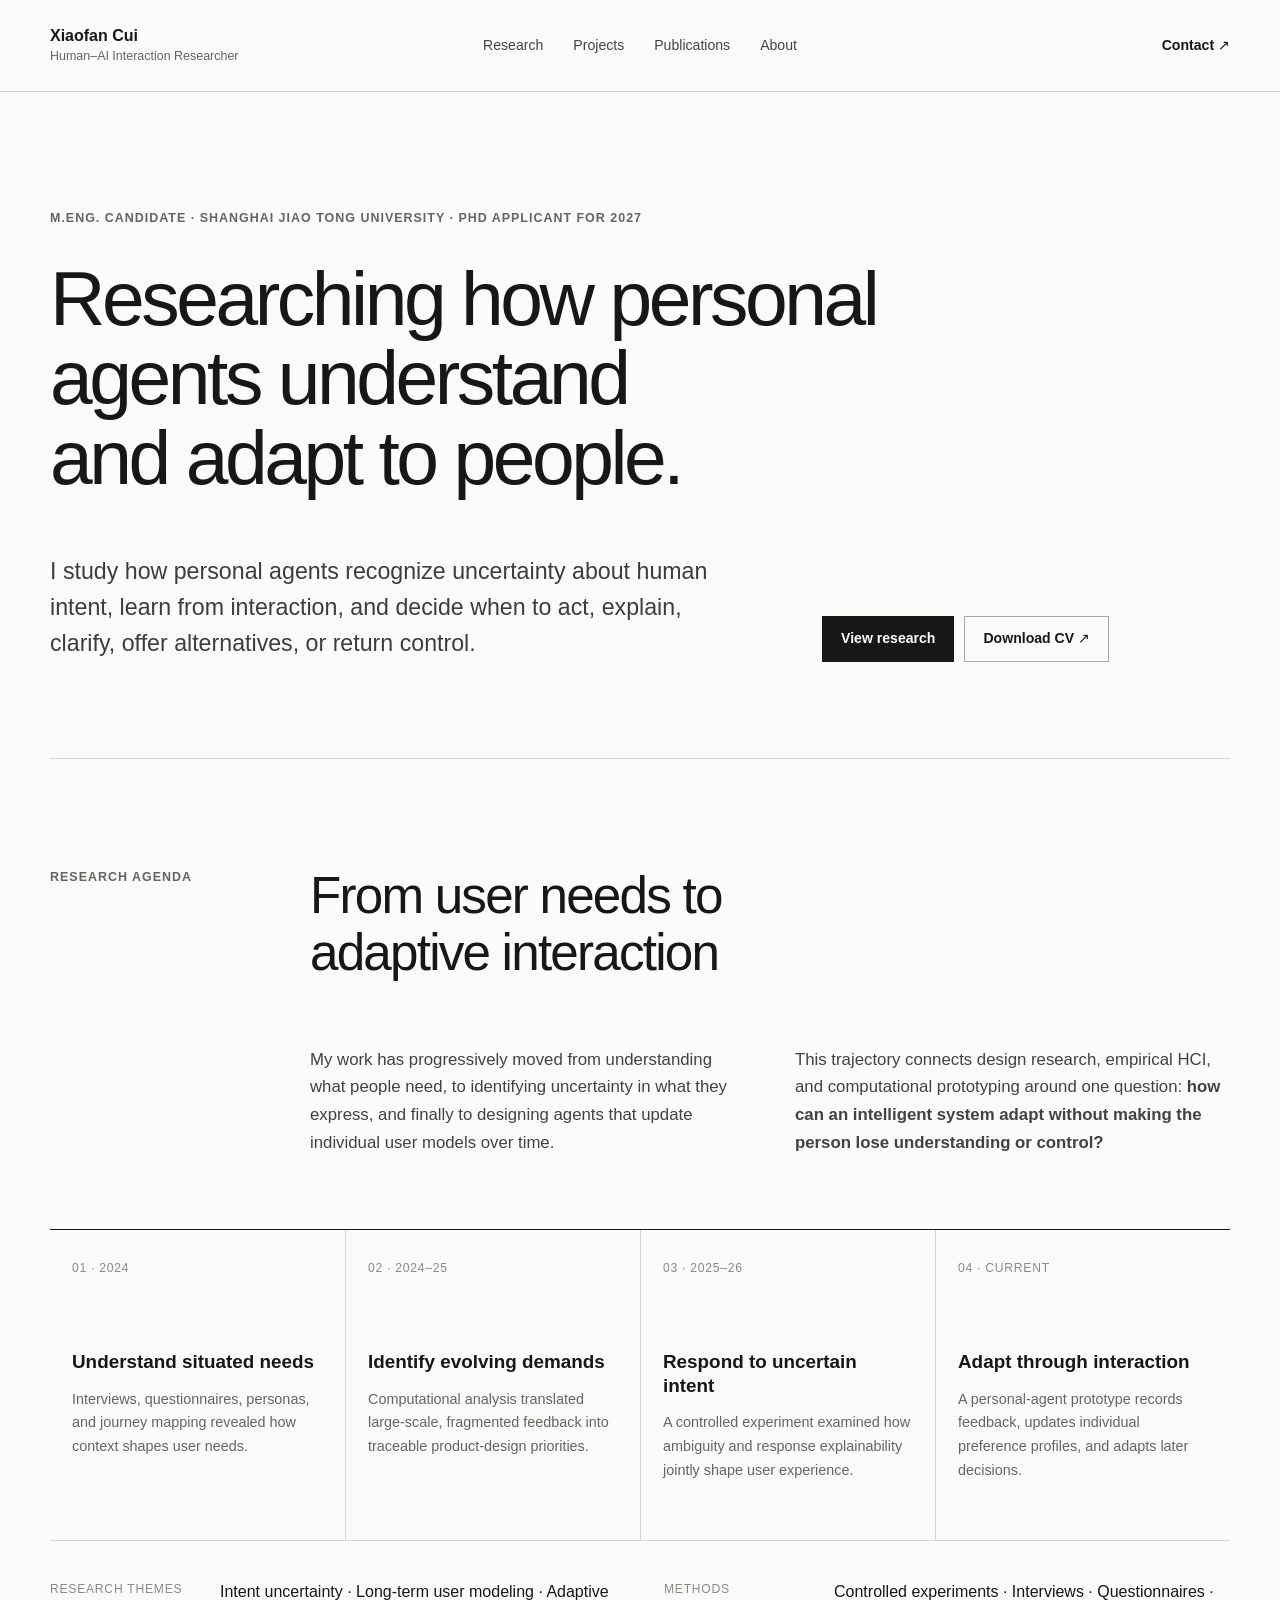
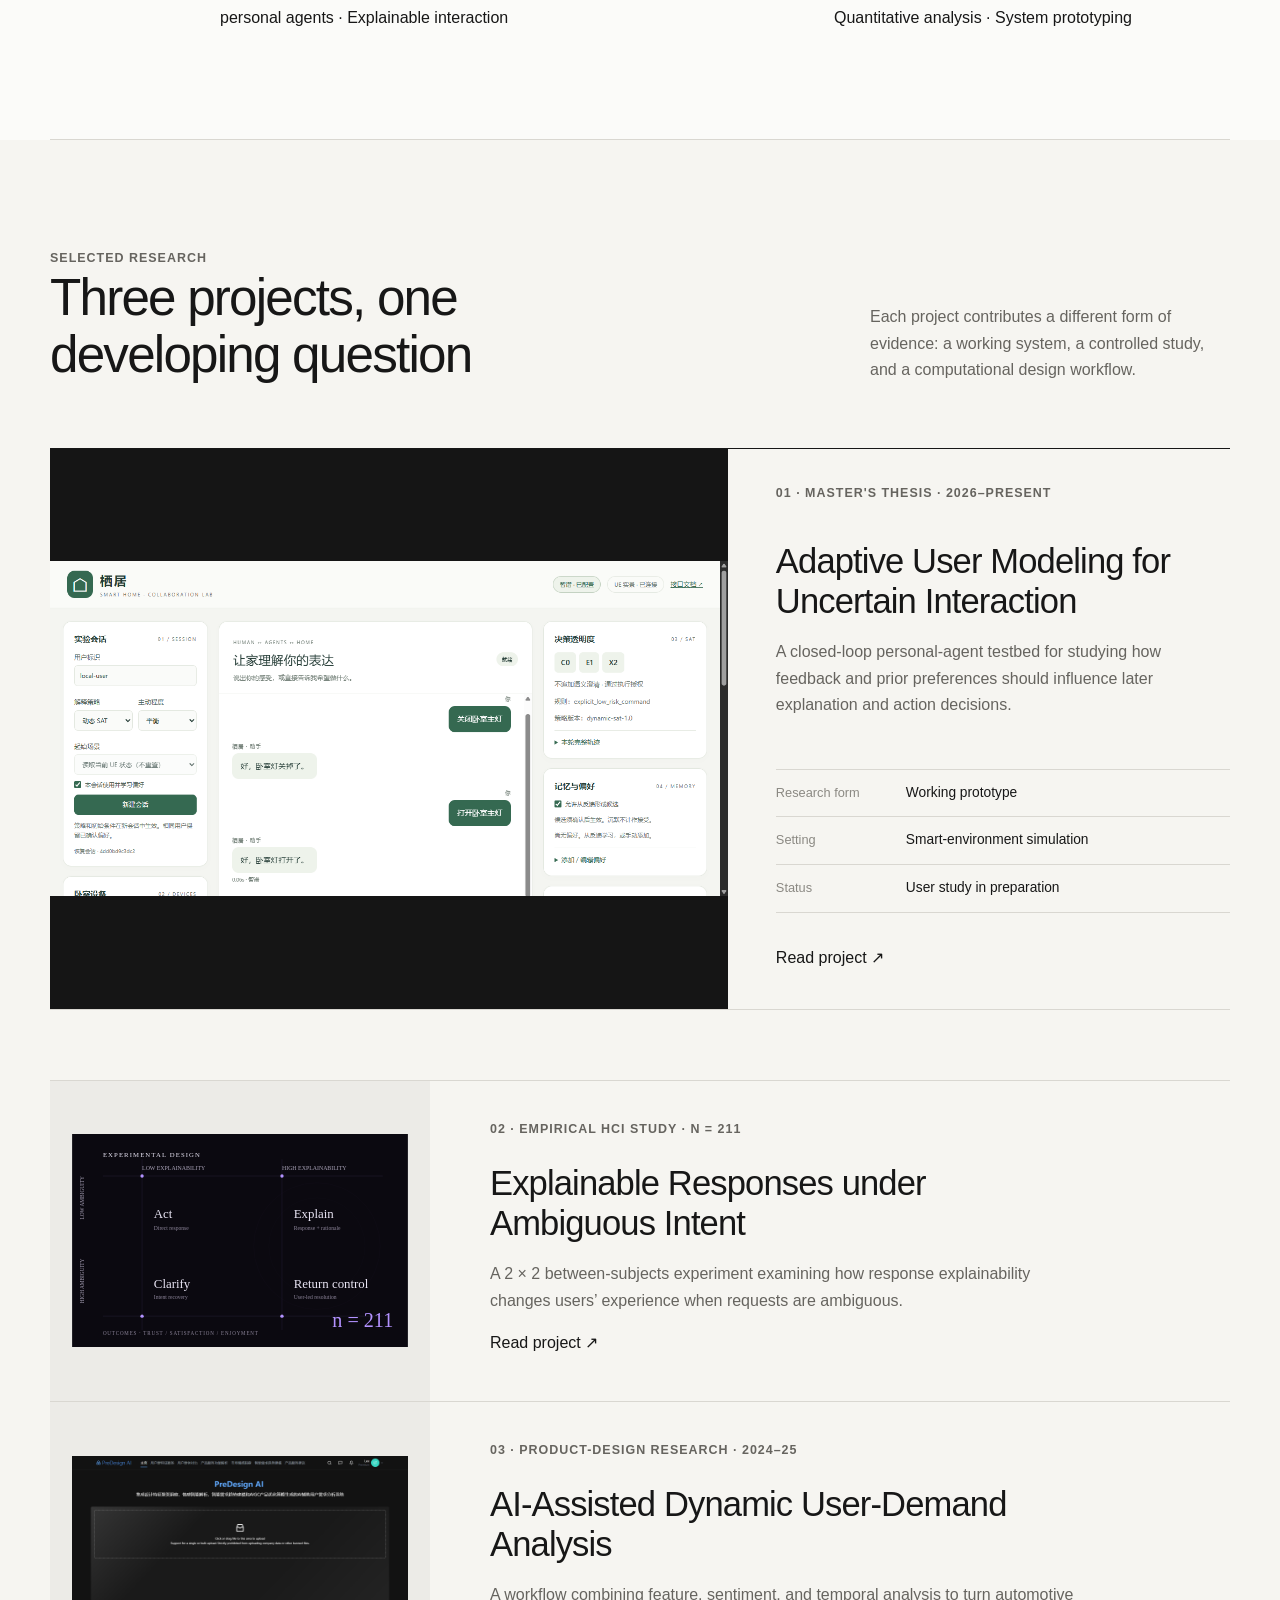
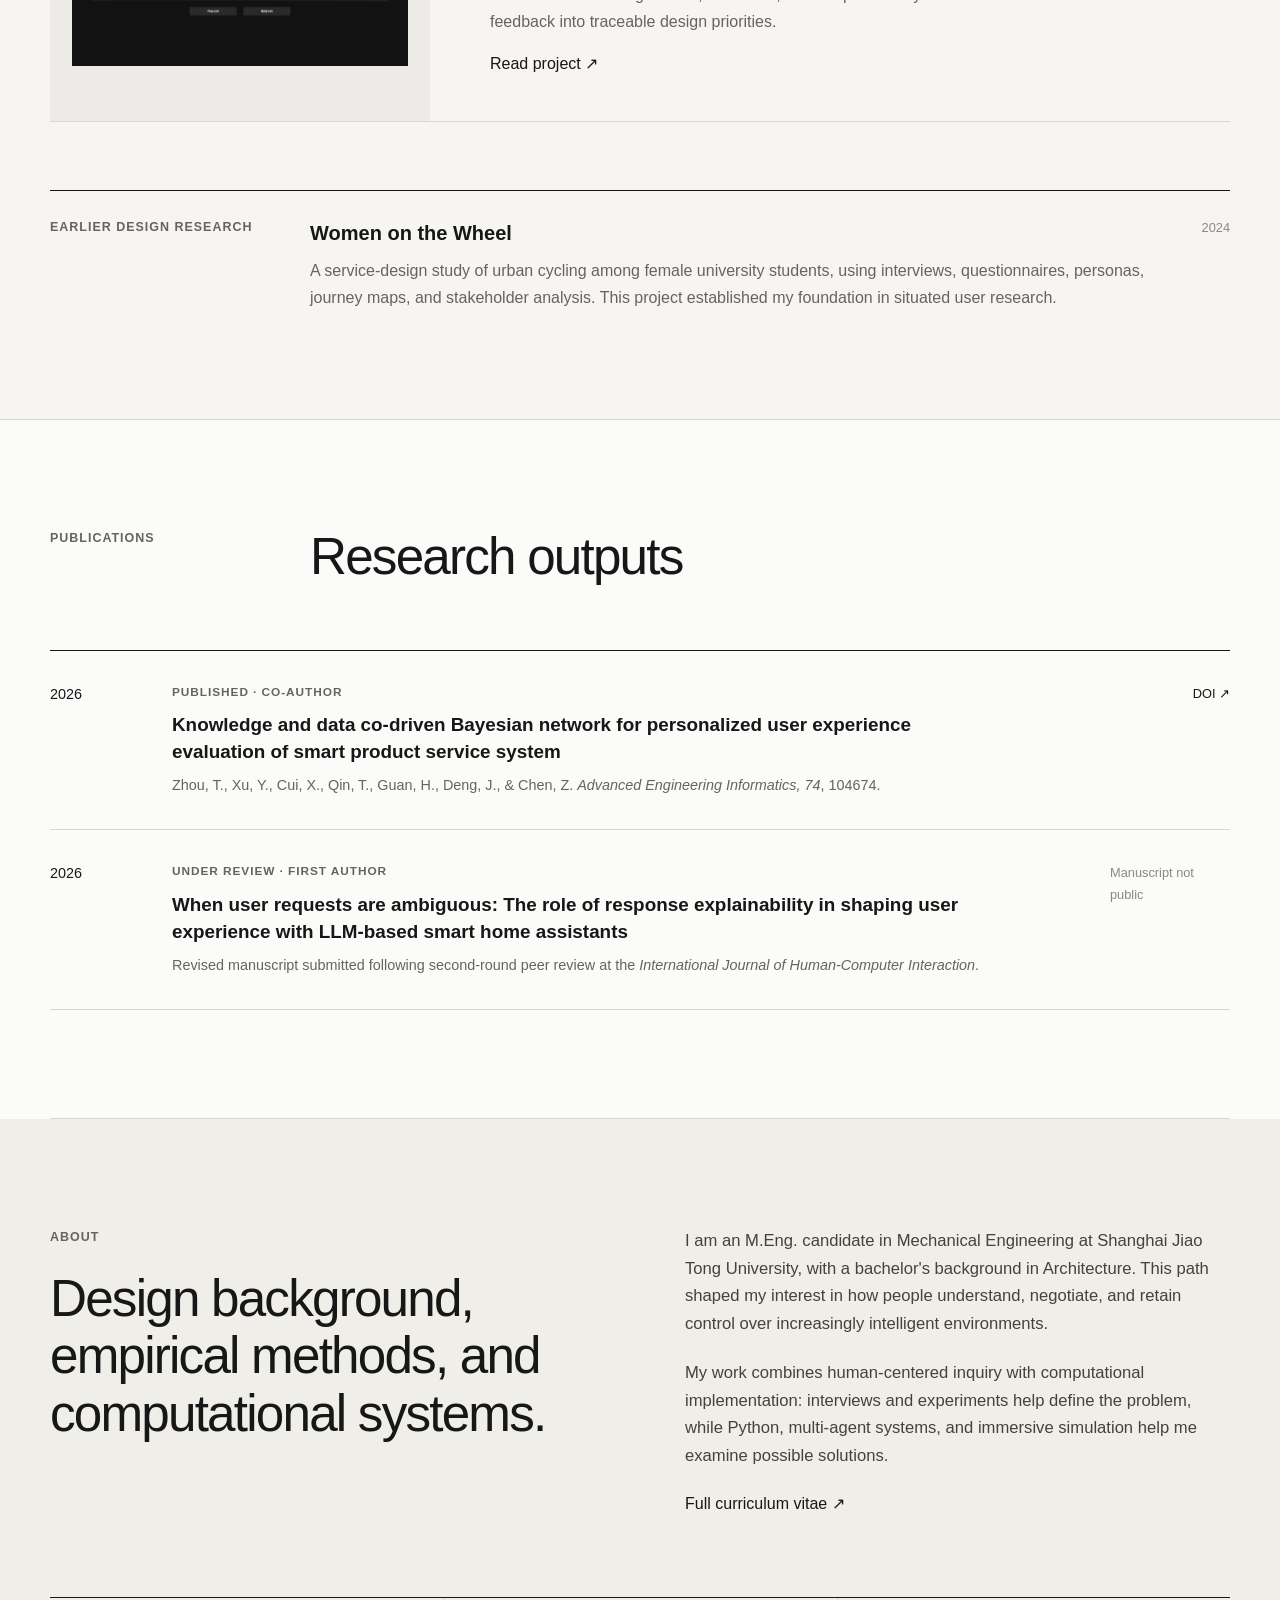
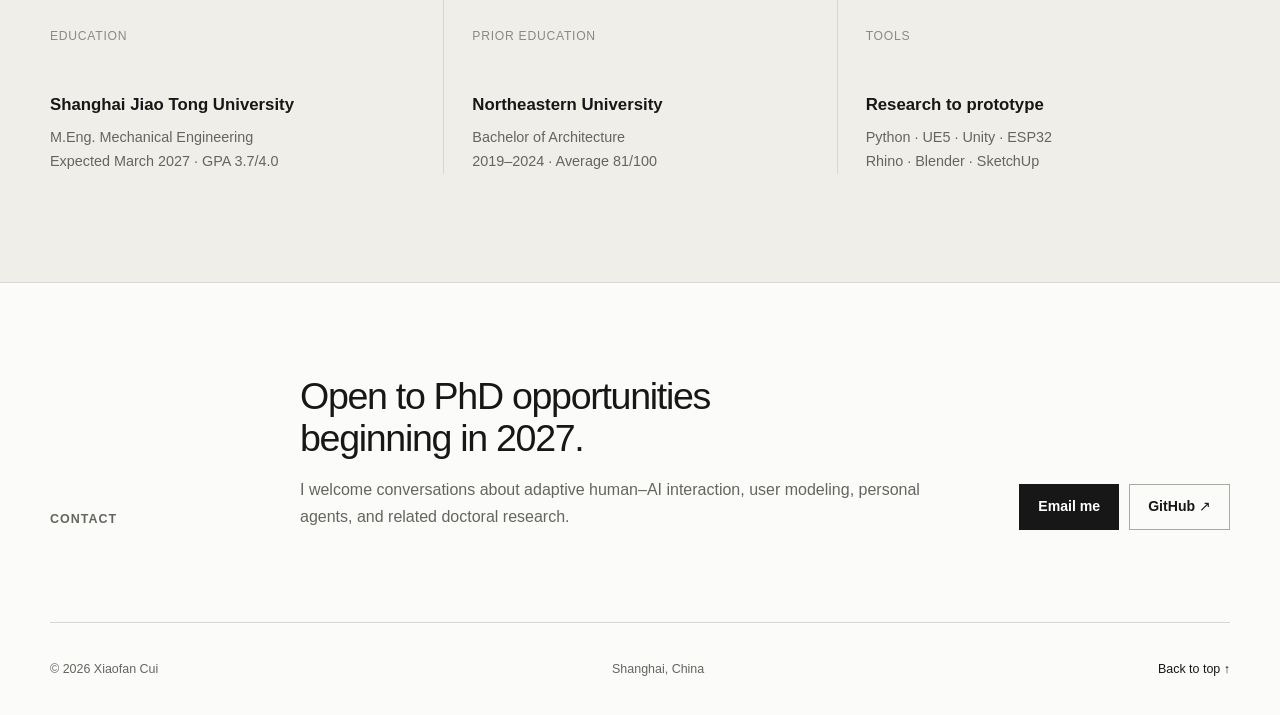
<file: index.html>
<!doctype html>
<html lang="en">
<head>
  <meta charset="utf-8"><meta name="viewport" content="width=device-width, initial-scale=1">
  <meta name="description" content="Xiaofan Cui researches uncertain intent, adaptive user modeling, and personal agents.">
  <meta name="author" content="Xiaofan Cui"><meta property="og:title" content="Xiaofan Cui — Human–AI Interaction Researcher"><meta property="og:type" content="website">
  <title>Xiaofan Cui — Human–AI Interaction Researcher</title><link rel="icon" href="assets/favicon.svg" type="image/svg+xml"><link rel="stylesheet" href="styles.css">
</head>
<body>
<a class="skip-link" href="#main">Skip to content</a>
<header class="site-header"><a class="identity" href="index.html"><strong>Xiaofan Cui</strong><span>Human–AI Interaction Researcher</span></a><nav aria-label="Primary navigation"><a href="#research">Research</a><a href="#projects">Projects</a><a href="#publications">Publications</a><a href="#about">About</a></nav><a class="text-link header-contact" href="mailto:xiaofan.ccui@gmail.com">Contact ↗</a></header>
<main id="main">
  <section class="hero container"><p class="kicker">M.Eng. candidate · Shanghai Jiao Tong University · PhD applicant for 2027</p><h1>Researching how personal agents understand and adapt to people.</h1><div class="hero-grid"><p class="lead">I study how personal agents recognize uncertainty about human intent, learn from interaction, and decide when to act, explain, clarify, offer alternatives, or return control.</p><div class="hero-links"><a class="button" href="#projects">View research</a><a class="button secondary" href="Xiaofan_Cui_CV.pdf" target="_blank">Download CV ↗</a></div></div></section>

  <section class="section container" id="research"><div class="section-heading"><p class="section-label">Research agenda</p><h2>From user needs to adaptive interaction</h2></div><div class="agenda-intro"><p>My work has progressively moved from understanding what people need, to identifying uncertainty in what they express, and finally to designing agents that update individual user models over time.</p><p>This trajectory connects design research, empirical HCI, and computational prototyping around one question: <strong>how can an intelligent system adapt without making the person lose understanding or control?</strong></p></div><ol class="trajectory"><li><span>01 · 2024</span><h3>Understand situated needs</h3><p>Interviews, questionnaires, personas, and journey mapping revealed how context shapes user needs.</p></li><li><span>02 · 2024–25</span><h3>Identify evolving demands</h3><p>Computational analysis translated large-scale, fragmented feedback into traceable product-design priorities.</p></li><li><span>03 · 2025–26</span><h3>Respond to uncertain intent</h3><p>A controlled experiment examined how ambiguity and response explainability jointly shape user experience.</p></li><li><span>04 · Current</span><h3>Adapt through interaction</h3><p>A personal-agent prototype records feedback, updates individual preference profiles, and adapts later decisions.</p></li></ol><div class="research-themes"><div><span>Research themes</span><p>Intent uncertainty · Long-term user modeling · Adaptive personal agents · Explainable interaction</p></div><div><span>Methods</span><p>Controlled experiments · Interviews · Questionnaires · Quantitative analysis · System prototyping</p></div></div></section>

  <section class="section projects-section" id="projects"><div class="container"><div class="section-heading split"><div><p class="section-label">Selected research</p><h2>Three projects, one developing question</h2></div><p>Each project contributes a different form of evidence: a working system, a controlled study, and a computational design workflow.</p></div>
    <article class="project-feature"><a class="project-media dark-media" href="projects/adaptive-user-modeling.html"><img src="assets/adaptive-agent.png" alt="Adaptive smart-environment agent research prototype" width="1600" height="900"></a><div class="project-copy"><p class="project-meta">01 · Master's thesis · 2026–present</p><h3><a href="projects/adaptive-user-modeling.html">Adaptive User Modeling for Uncertain Interaction</a></h3><p>A closed-loop personal-agent testbed for studying how feedback and prior preferences should influence later explanation and action decisions.</p><dl class="evidence"><div><dt>Research form</dt><dd>Working prototype</dd></div><div><dt>Setting</dt><dd>Smart-environment simulation</dd></div><div><dt>Status</dt><dd>User study in preparation</dd></div></dl><a class="text-link" href="projects/adaptive-user-modeling.html">Read project ↗</a></div></article>
    <div class="project-list"><article class="project-row"><a class="project-thumb" href="projects/ambiguous-intent.html"><img src="assets/study-design.svg" alt="Two-by-two experimental design crossing request ambiguity and response explainability" width="1600" height="900" loading="lazy"></a><div class="project-copy"><p class="project-meta">02 · Empirical HCI study · N = 211</p><h3><a href="projects/ambiguous-intent.html">Explainable Responses under Ambiguous Intent</a></h3><p>A 2 × 2 between-subjects experiment examining how response explainability changes users’ experience when requests are ambiguous.</p><a class="text-link" href="projects/ambiguous-intent.html">Read project ↗</a></div></article><article class="project-row"><a class="project-thumb" href="projects/dynamic-demand-analysis.html"><img src="assets/demand-platform.png" alt="Visual analytics platform for automotive user-demand analysis" width="1600" height="900" loading="lazy"></a><div class="project-copy"><p class="project-meta">03 · Product-design research · 2024–25</p><h3><a href="projects/dynamic-demand-analysis.html">AI-Assisted Dynamic User-Demand Analysis</a></h3><p>A workflow combining feature, sentiment, and temporal analysis to turn automotive feedback into traceable design priorities.</p><a class="text-link" href="projects/dynamic-demand-analysis.html">Read project ↗</a></div></article></div>
    <aside class="earlier-work"><p class="section-label">Earlier design research</p><div><h3>Women on the Wheel</h3><p>A service-design study of urban cycling among female university students, using interviews, questionnaires, personas, journey maps, and stakeholder analysis. This project established my foundation in situated user research.</p></div><span>2024</span></aside>
  </div></section>

  <section class="section container" id="publications"><div class="section-heading"><p class="section-label">Publications</p><h2>Research outputs</h2></div><ol class="publication-list"><li><span class="publication-year">2026</span><div><p class="publication-status">Published · Co-author</p><h3>Knowledge and data co-driven Bayesian network for personalized user experience evaluation of smart product service system</h3><p>Zhou, T., Xu, Y., Cui, X., Qin, T., Guan, H., Deng, J., &amp; Chen, Z. <em>Advanced Engineering Informatics, 74</em>, 104674.</p></div><a class="text-link" href="https://doi.org/10.1016/j.aei.2026.104674" target="_blank" rel="noreferrer">DOI ↗</a></li><li><span class="publication-year">2026</span><div><p class="publication-status">Under review · First author</p><h3>When user requests are ambiguous: The role of response explainability in shaping user experience with LLM-based smart home assistants</h3><p>Revised manuscript submitted following second-round peer review at the <em>International Journal of Human-Computer Interaction</em>.</p></div><span class="publication-note">Manuscript not public</span></li></ol></section>

  <section class="section about-section" id="about"><div class="container about-grid"><div><p class="section-label">About</p><h2>Design background, empirical methods, and computational systems.</h2></div><div class="about-copy"><p>I am an M.Eng. candidate in Mechanical Engineering at Shanghai Jiao Tong University, with a bachelor's background in Architecture. This path shaped my interest in how people understand, negotiate, and retain control over increasingly intelligent environments.</p><p>My work combines human-centered inquiry with computational implementation: interviews and experiments help define the problem, while Python, multi-agent systems, and immersive simulation help me examine possible solutions.</p><a class="text-link" href="Xiaofan_Cui_CV.pdf" target="_blank">Full curriculum vitae ↗</a></div></div><div class="container facts-grid"><div><span>Education</span><strong>Shanghai Jiao Tong University</strong><p>M.Eng. Mechanical Engineering<br>Expected March 2027 · GPA 3.7/4.0</p></div><div><span>Prior education</span><strong>Northeastern University</strong><p>Bachelor of Architecture<br>2019–2024 · Average 81/100</p></div><div><span>Tools</span><strong>Research to prototype</strong><p>Python · UE5 · Unity · ESP32<br>Rhino · Blender · SketchUp</p></div></div></section>
  <section class="contact-section container"><p class="section-label">Contact</p><div><h2>Open to PhD opportunities beginning in 2027.</h2><p>I welcome conversations about adaptive human–AI interaction, user modeling, personal agents, and related doctoral research.</p></div><div class="contact-links"><a class="button" href="mailto:xiaofan.ccui@gmail.com">Email me</a><a class="button secondary" href="https://github.com/CcXiaoFan" target="_blank" rel="noreferrer">GitHub ↗</a></div></section>
</main><footer class="site-footer"><span>© 2026 Xiaofan Cui</span><span>Shanghai, China</span><a href="#main">Back to top ↑</a></footer>
</body></html>
</file>
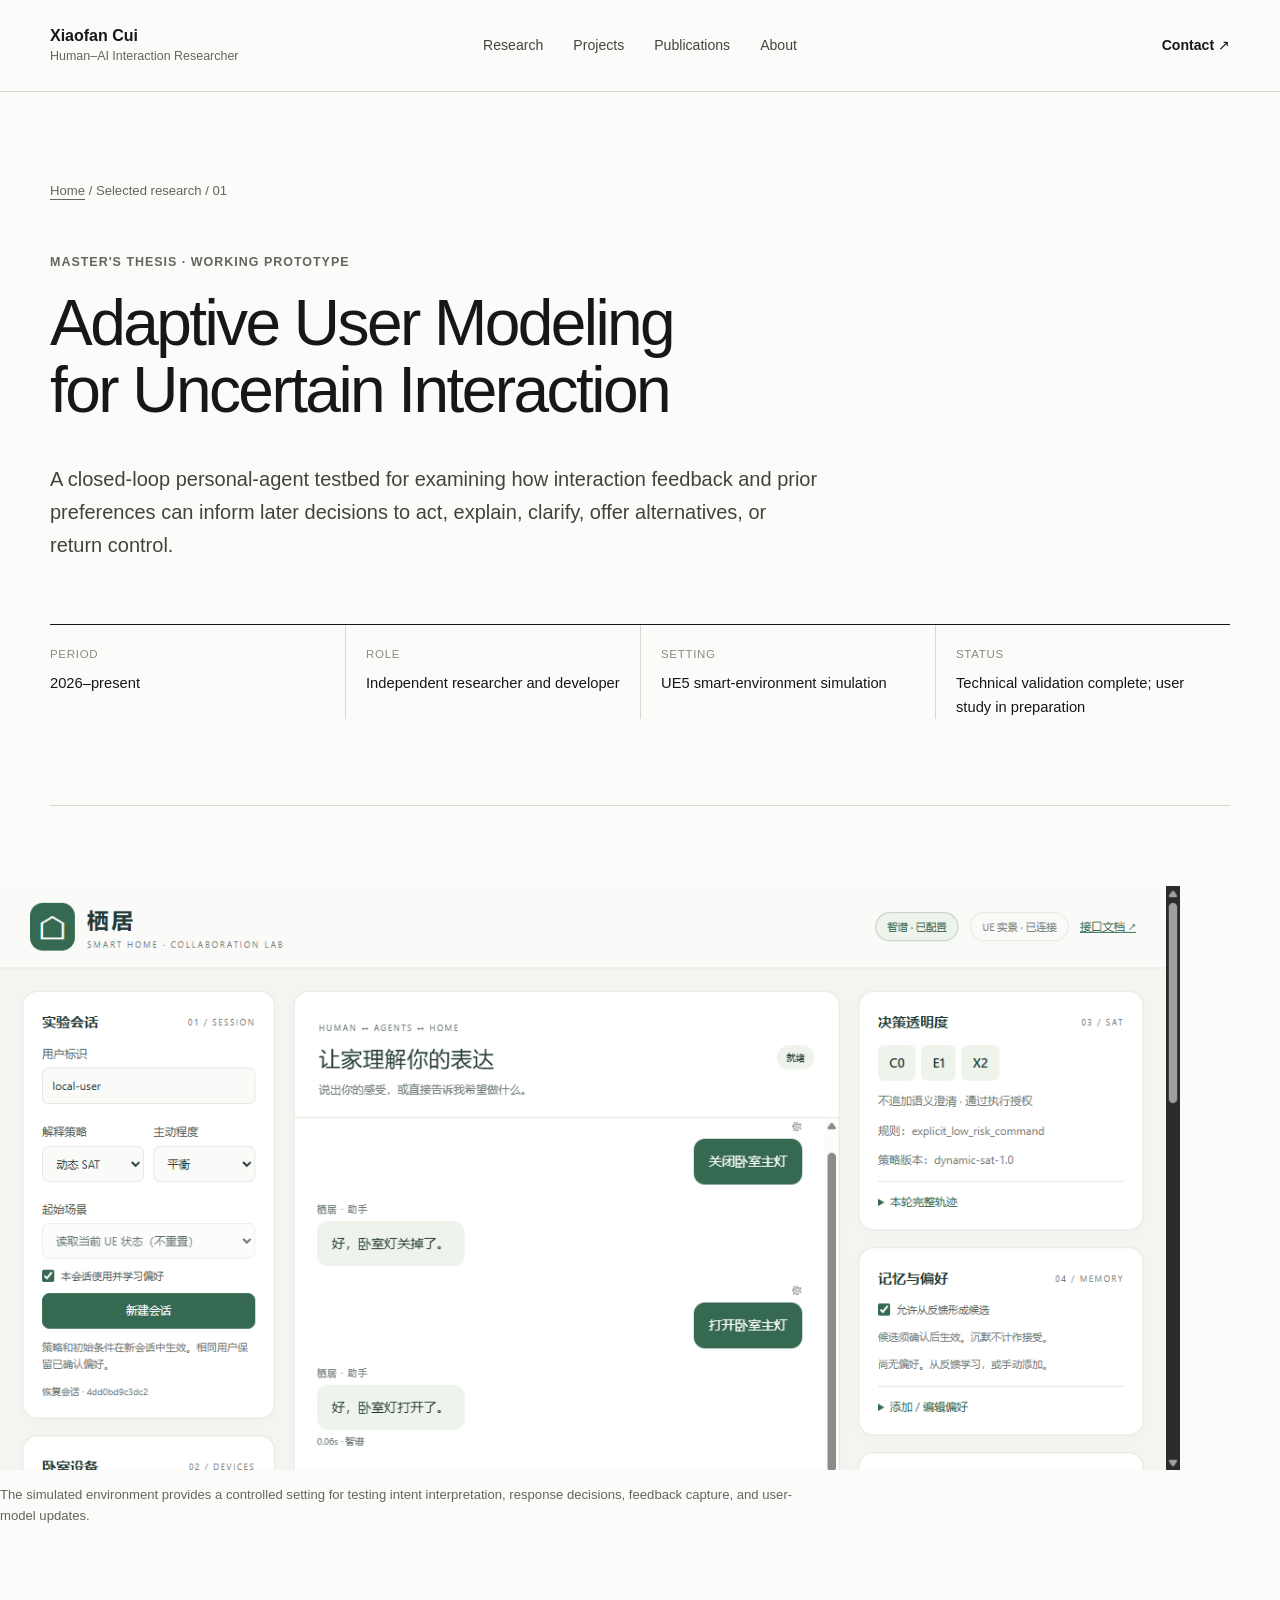
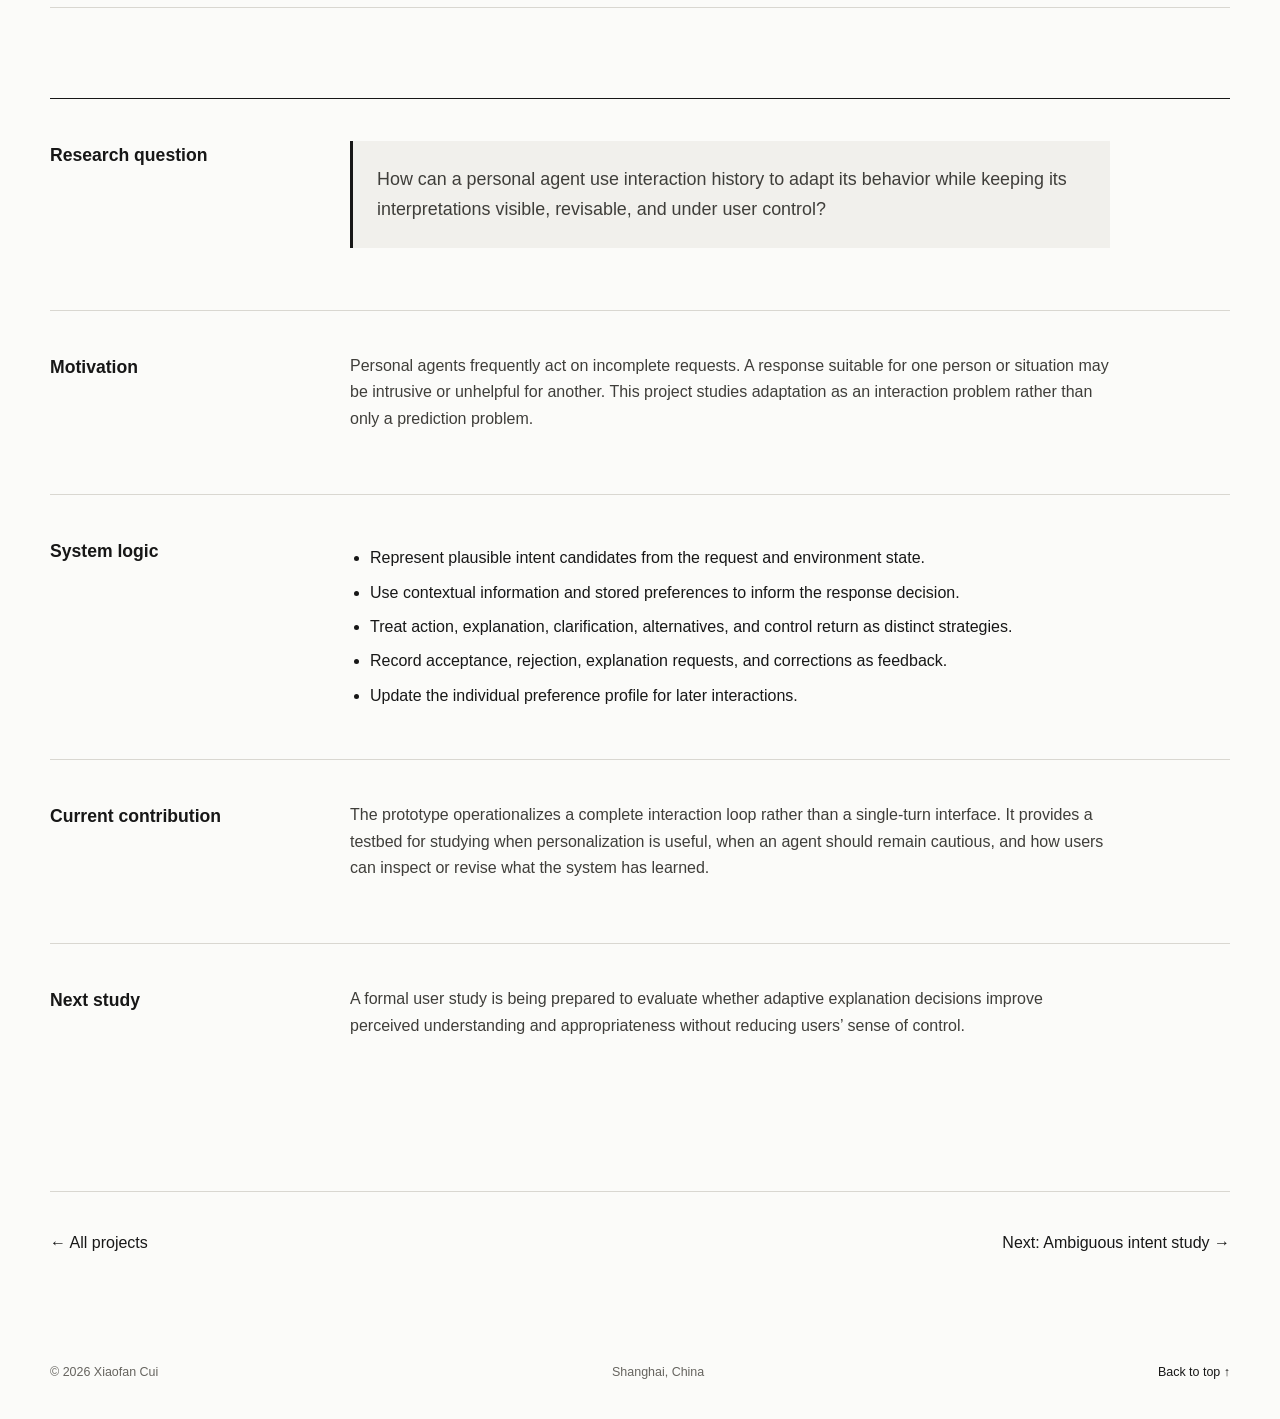
<file: projects/adaptive-user-modeling.html>
<!doctype html><html lang="en"><head><meta charset="utf-8"><meta name="viewport" content="width=device-width,initial-scale=1"><meta name="description" content="Adaptive user modeling for uncertain human–AI interaction — research by Xiaofan Cui."><title>Adaptive User Modeling — Xiaofan Cui</title><link rel="icon" href="../assets/favicon.svg" type="image/svg+xml"><link rel="stylesheet" href="../styles.css"></head><body><a class="skip-link" href="#main">Skip to content</a><header class="site-header"><a class="identity" href="../index.html"><strong>Xiaofan Cui</strong><span>Human–AI Interaction Researcher</span></a><nav aria-label="Primary navigation"><a href="../index.html#research">Research</a><a href="../index.html#projects">Projects</a><a href="../index.html#publications">Publications</a><a href="../index.html#about">About</a></nav><a class="text-link header-contact" href="mailto:xiaofan.ccui@gmail.com">Contact ↗</a></header><main id="main"><header class="project-header container"><p class="breadcrumb"><a href="../index.html">Home</a> / Selected research / 01</p><p class="section-label">Master's thesis · Working prototype</p><h1>Adaptive User Modeling for Uncertain Interaction</h1><p class="project-deck">A closed-loop personal-agent testbed for examining how interaction feedback and prior preferences can inform later decisions to act, explain, clarify, offer alternatives, or return control.</p><dl class="project-facts"><div><dt>Period</dt><dd>2026–present</dd></div><div><dt>Role</dt><dd>Independent researcher and developer</dd></div><div><dt>Setting</dt><dd>UE5 smart-environment simulation</dd></div><div><dt>Status</dt><dd>Technical validation complete; user study in preparation</dd></div></dl></header><figure class="project-figure dark container"><img src="../assets/adaptive-agent.png" alt="Adaptive agent research prototype in a simulated smart environment" width="1600" height="900"><figcaption>The simulated environment provides a controlled setting for testing intent interpretation, response decisions, feedback capture, and user-model updates.</figcaption></figure><section class="project-body container"><div class="project-body-row"><h2>Research question</h2><div class="prose"><p class="result-statement">How can a personal agent use interaction history to adapt its behavior while keeping its interpretations visible, revisable, and under user control?</p></div></div><div class="project-body-row"><h2>Motivation</h2><div class="prose"><p>Personal agents frequently act on incomplete requests. A response suitable for one person or situation may be intrusive or unhelpful for another. This project studies adaptation as an interaction problem rather than only a prediction problem.</p></div></div><div class="project-body-row"><h2>System logic</h2><div class="prose"><ul><li>Represent plausible intent candidates from the request and environment state.</li><li>Use contextual information and stored preferences to inform the response decision.</li><li>Treat action, explanation, clarification, alternatives, and control return as distinct strategies.</li><li>Record acceptance, rejection, explanation requests, and corrections as feedback.</li><li>Update the individual preference profile for later interactions.</li></ul></div></div><div class="project-body-row"><h2>Current contribution</h2><div class="prose"><p>The prototype operationalizes a complete interaction loop rather than a single-turn interface. It provides a testbed for studying when personalization is useful, when an agent should remain cautious, and how users can inspect or revise what the system has learned.</p></div></div><div class="project-body-row"><h2>Next study</h2><div class="prose"><p>A formal user study is being prepared to evaluate whether adaptive explanation decisions improve perceived understanding and appropriateness without reducing users’ sense of control.</p></div></div></section><nav class="next-project container"><a class="text-link" href="../index.html#projects">← All projects</a><a class="text-link" href="ambiguous-intent.html">Next: Ambiguous intent study →</a></nav></main><footer class="site-footer"><span>© 2026 Xiaofan Cui</span><span>Shanghai, China</span><a href="#main">Back to top ↑</a></footer></body></html>
</file>
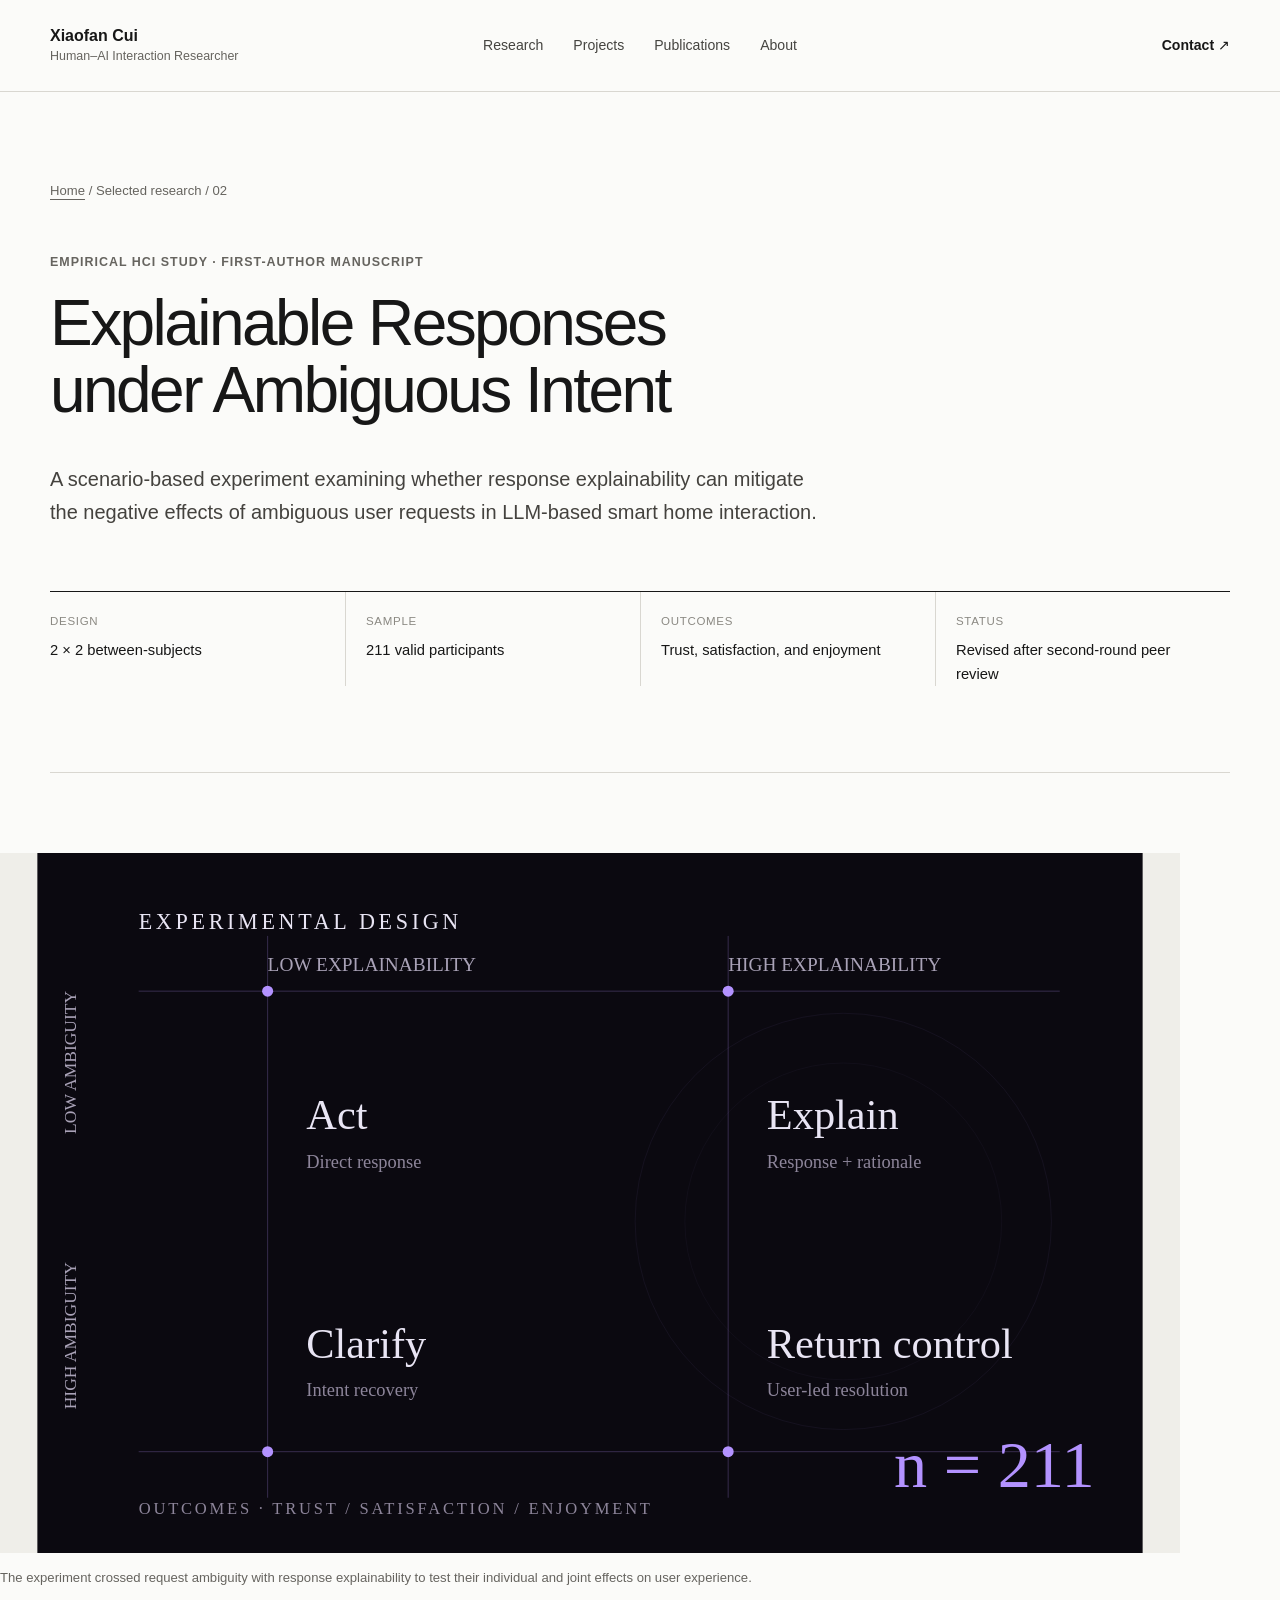
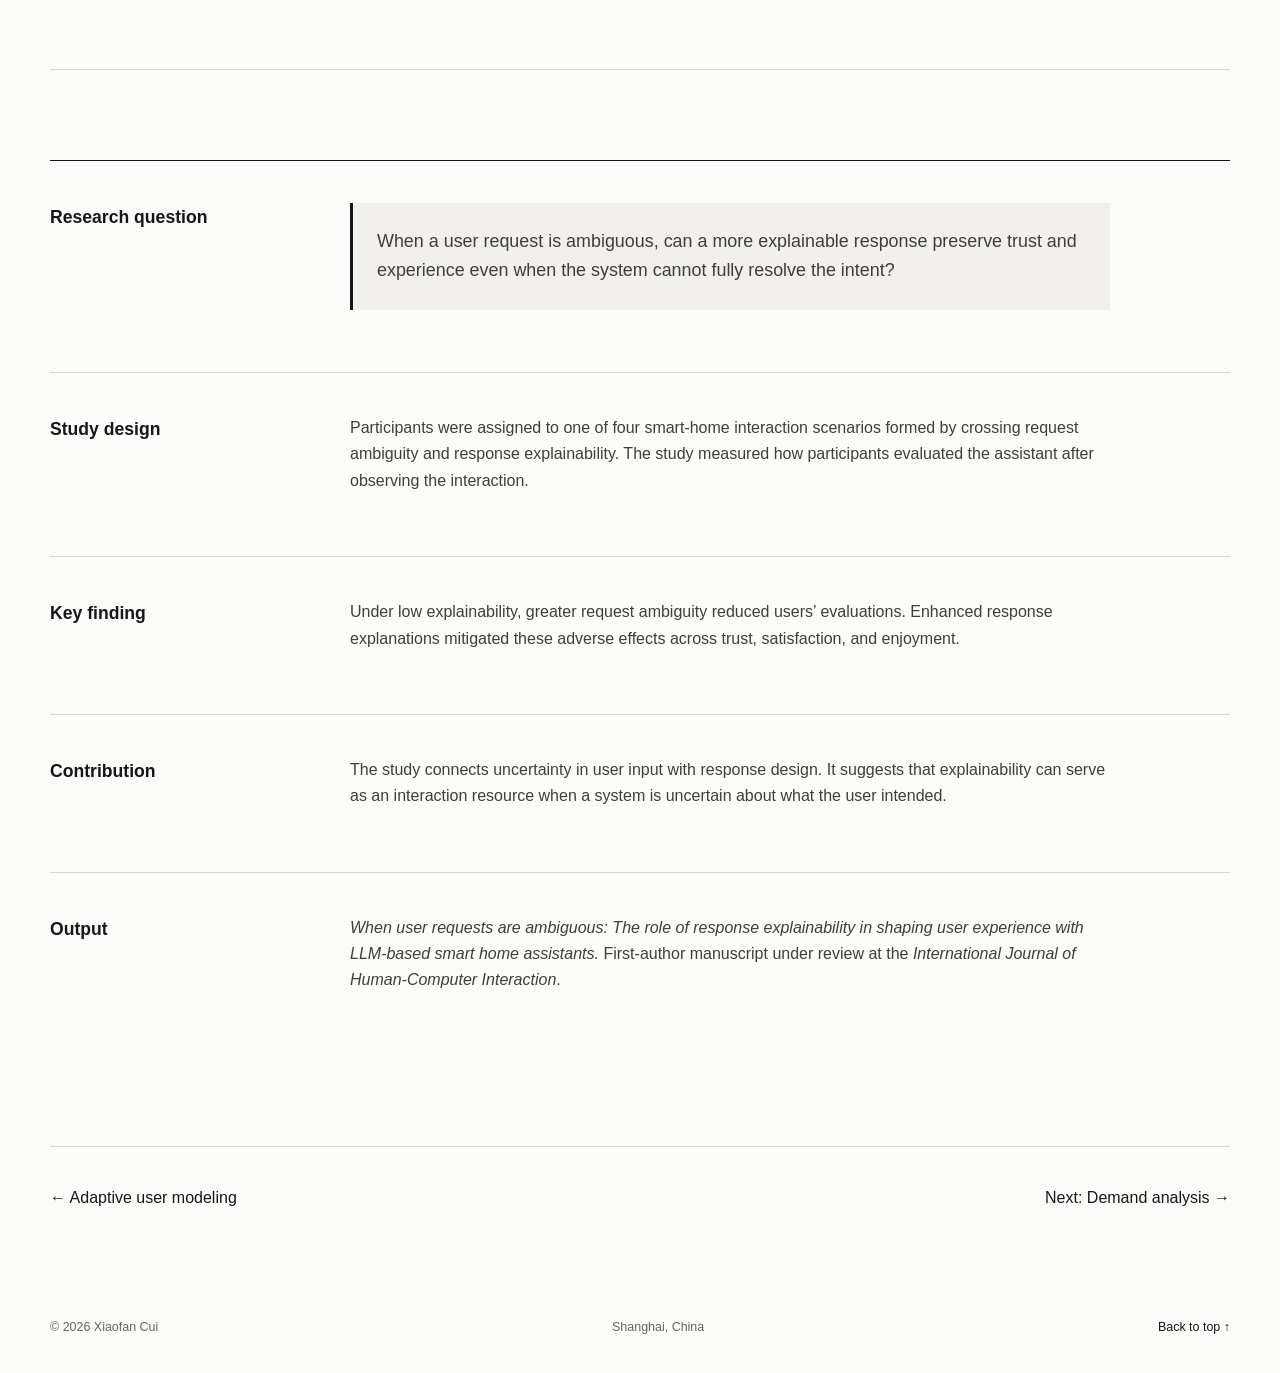
<file: projects/ambiguous-intent.html>
<!doctype html><html lang="en"><head><meta charset="utf-8"><meta name="viewport" content="width=device-width,initial-scale=1"><meta name="description" content="A controlled study of ambiguous requests and response explainability — research by Xiaofan Cui."><title>Ambiguous Intent and Explainability — Xiaofan Cui</title><link rel="icon" href="../assets/favicon.svg" type="image/svg+xml"><link rel="stylesheet" href="../styles.css"></head><body><a class="skip-link" href="#main">Skip to content</a><header class="site-header"><a class="identity" href="../index.html"><strong>Xiaofan Cui</strong><span>Human–AI Interaction Researcher</span></a><nav aria-label="Primary navigation"><a href="../index.html#research">Research</a><a href="../index.html#projects">Projects</a><a href="../index.html#publications">Publications</a><a href="../index.html#about">About</a></nav><a class="text-link header-contact" href="mailto:xiaofan.ccui@gmail.com">Contact ↗</a></header><main id="main"><header class="project-header container"><p class="breadcrumb"><a href="../index.html">Home</a> / Selected research / 02</p><p class="section-label">Empirical HCI study · First-author manuscript</p><h1>Explainable Responses under Ambiguous Intent</h1><p class="project-deck">A scenario-based experiment examining whether response explainability can mitigate the negative effects of ambiguous user requests in LLM-based smart home interaction.</p><dl class="project-facts"><div><dt>Design</dt><dd>2 × 2 between-subjects</dd></div><div><dt>Sample</dt><dd>211 valid participants</dd></div><div><dt>Outcomes</dt><dd>Trust, satisfaction, and enjoyment</dd></div><div><dt>Status</dt><dd>Revised after second-round peer review</dd></div></dl></header><figure class="project-figure container"><img src="../assets/study-design.svg" alt="Two-by-two study design crossing request ambiguity with response explainability" width="1600" height="900"><figcaption>The experiment crossed request ambiguity with response explainability to test their individual and joint effects on user experience.</figcaption></figure><section class="project-body container"><div class="project-body-row"><h2>Research question</h2><div class="prose"><p class="result-statement">When a user request is ambiguous, can a more explainable response preserve trust and experience even when the system cannot fully resolve the intent?</p></div></div><div class="project-body-row"><h2>Study design</h2><div class="prose"><p>Participants were assigned to one of four smart-home interaction scenarios formed by crossing request ambiguity and response explainability. The study measured how participants evaluated the assistant after observing the interaction.</p></div></div><div class="project-body-row"><h2>Key finding</h2><div class="prose"><p>Under low explainability, greater request ambiguity reduced users’ evaluations. Enhanced response explanations mitigated these adverse effects across trust, satisfaction, and enjoyment.</p></div></div><div class="project-body-row"><h2>Contribution</h2><div class="prose"><p>The study connects uncertainty in user input with response design. It suggests that explainability can serve as an interaction resource when a system is uncertain about what the user intended.</p></div></div><div class="project-body-row"><h2>Output</h2><div class="prose"><p><em>When user requests are ambiguous: The role of response explainability in shaping user experience with LLM-based smart home assistants.</em> First-author manuscript under review at the <em>International Journal of Human-Computer Interaction</em>.</p></div></div></section><nav class="next-project container"><a class="text-link" href="adaptive-user-modeling.html">← Adaptive user modeling</a><a class="text-link" href="dynamic-demand-analysis.html">Next: Demand analysis →</a></nav></main><footer class="site-footer"><span>© 2026 Xiaofan Cui</span><span>Shanghai, China</span><a href="#main">Back to top ↑</a></footer></body></html>
</file>
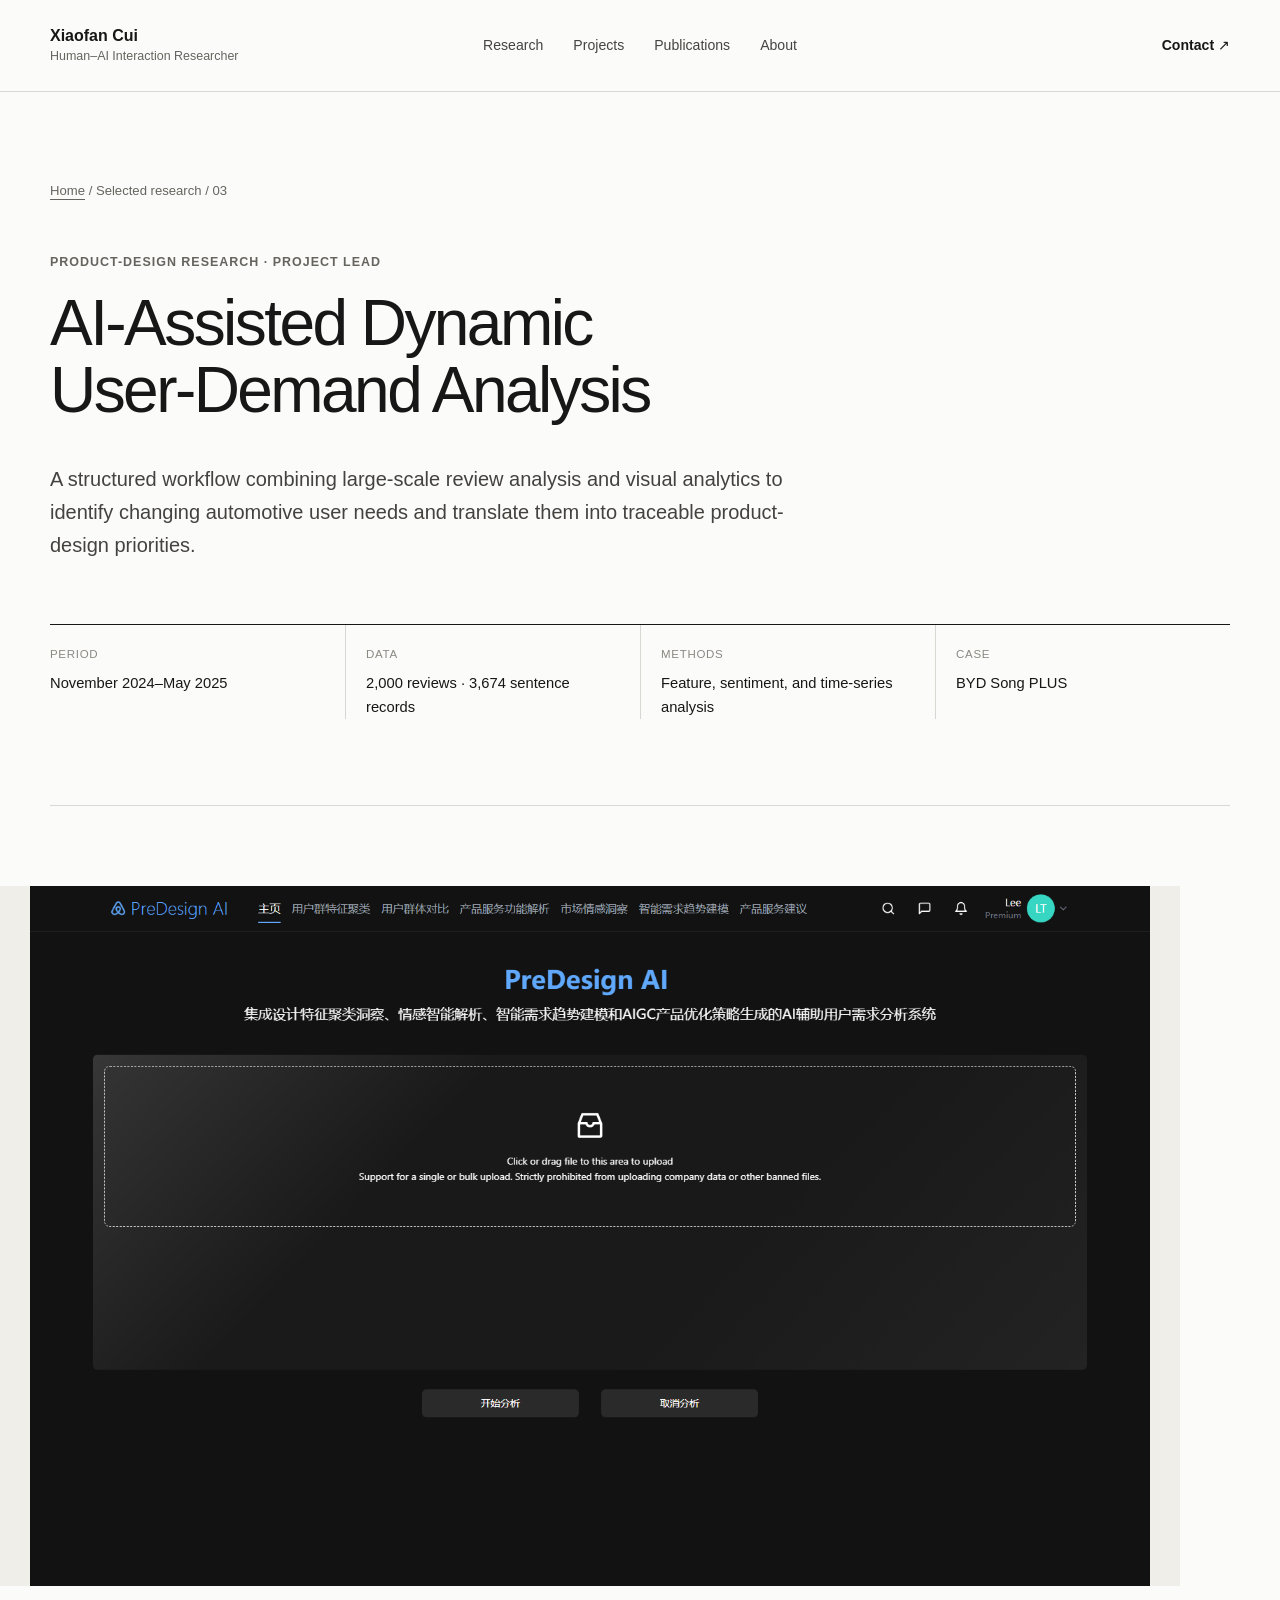
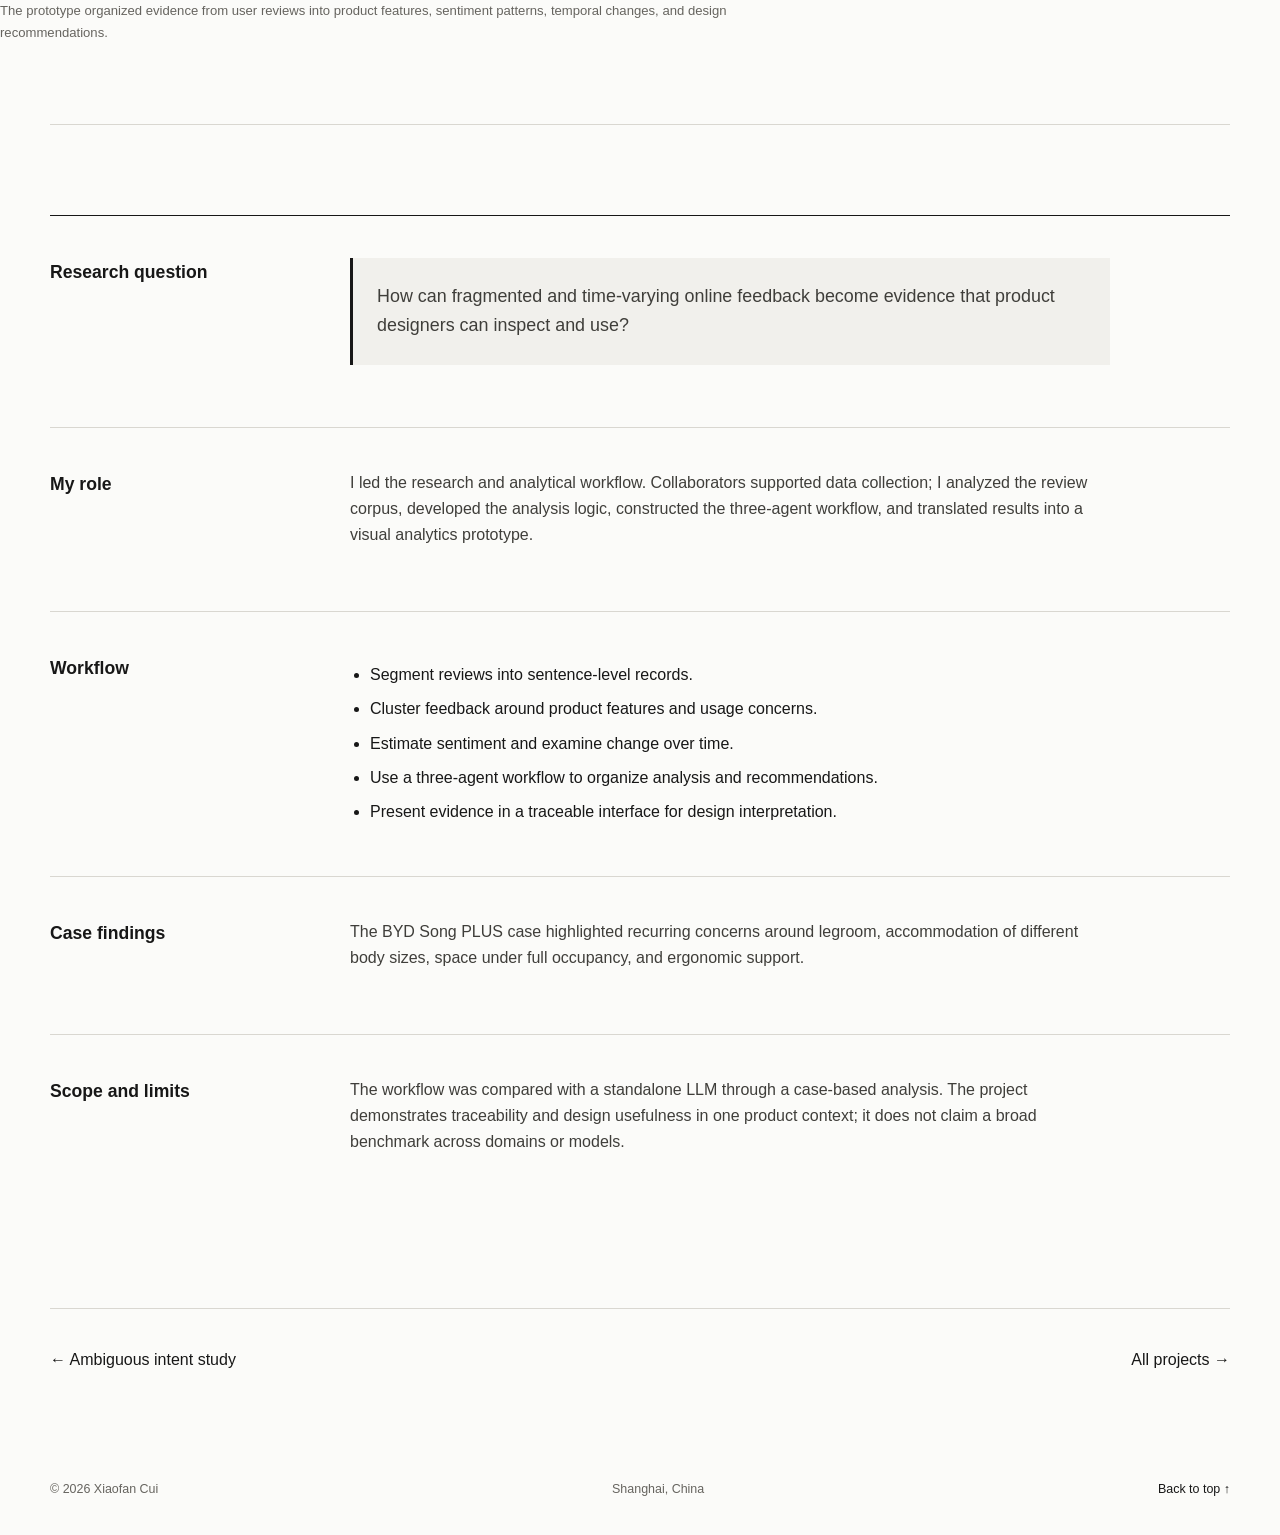
<file: projects/dynamic-demand-analysis.html>
<!doctype html><html lang="en"><head><meta charset="utf-8"><meta name="viewport" content="width=device-width,initial-scale=1"><meta name="description" content="AI-assisted dynamic user-demand analysis for product design — research by Xiaofan Cui."><title>Dynamic User-Demand Analysis — Xiaofan Cui</title><link rel="icon" href="../assets/favicon.svg" type="image/svg+xml"><link rel="stylesheet" href="../styles.css"></head><body><a class="skip-link" href="#main">Skip to content</a><header class="site-header"><a class="identity" href="../index.html"><strong>Xiaofan Cui</strong><span>Human–AI Interaction Researcher</span></a><nav aria-label="Primary navigation"><a href="../index.html#research">Research</a><a href="../index.html#projects">Projects</a><a href="../index.html#publications">Publications</a><a href="../index.html#about">About</a></nav><a class="text-link header-contact" href="mailto:xiaofan.ccui@gmail.com">Contact ↗</a></header><main id="main"><header class="project-header container"><p class="breadcrumb"><a href="../index.html">Home</a> / Selected research / 03</p><p class="section-label">Product-design research · Project lead</p><h1>AI-Assisted Dynamic User-Demand Analysis</h1><p class="project-deck">A structured workflow combining large-scale review analysis and visual analytics to identify changing automotive user needs and translate them into traceable product-design priorities.</p><dl class="project-facts"><div><dt>Period</dt><dd>November 2024–May 2025</dd></div><div><dt>Data</dt><dd>2,000 reviews · 3,674 sentence records</dd></div><div><dt>Methods</dt><dd>Feature, sentiment, and time-series analysis</dd></div><div><dt>Case</dt><dd>BYD Song PLUS</dd></div></dl></header><figure class="project-figure container"><img src="../assets/demand-platform.png" alt="Visual analytics interface for automotive user-demand analysis" width="1600" height="900"><figcaption>The prototype organized evidence from user reviews into product features, sentiment patterns, temporal changes, and design recommendations.</figcaption></figure><section class="project-body container"><div class="project-body-row"><h2>Research question</h2><div class="prose"><p class="result-statement">How can fragmented and time-varying online feedback become evidence that product designers can inspect and use?</p></div></div><div class="project-body-row"><h2>My role</h2><div class="prose"><p>I led the research and analytical workflow. Collaborators supported data collection; I analyzed the review corpus, developed the analysis logic, constructed the three-agent workflow, and translated results into a visual analytics prototype.</p></div></div><div class="project-body-row"><h2>Workflow</h2><div class="prose"><ul><li>Segment reviews into sentence-level records.</li><li>Cluster feedback around product features and usage concerns.</li><li>Estimate sentiment and examine change over time.</li><li>Use a three-agent workflow to organize analysis and recommendations.</li><li>Present evidence in a traceable interface for design interpretation.</li></ul></div></div><div class="project-body-row"><h2>Case findings</h2><div class="prose"><p>The BYD Song PLUS case highlighted recurring concerns around legroom, accommodation of different body sizes, space under full occupancy, and ergonomic support.</p></div></div><div class="project-body-row"><h2>Scope and limits</h2><div class="prose"><p>The workflow was compared with a standalone LLM through a case-based analysis. The project demonstrates traceability and design usefulness in one product context; it does not claim a broad benchmark across domains or models.</p></div></div></section><nav class="next-project container"><a class="text-link" href="ambiguous-intent.html">← Ambiguous intent study</a><a class="text-link" href="../index.html#projects">All projects →</a></nav></main><footer class="site-footer"><span>© 2026 Xiaofan Cui</span><span>Shanghai, China</span><a href="#main">Back to top ↑</a></footer></body></html>
</file>
<file: styles.css>
:root{--paper:#fbfbf9;--ink:#171717;--soft:#66645f;--faint:#8b8983;--line:#d9d7d1;--wash:#f1f0ec;--max:1180px;font-family:Arial,"Helvetica Neue",Helvetica,sans-serif;color:var(--ink);background:var(--paper);font-synthesis:none;text-rendering:optimizeLegibility}*{box-sizing:border-box}html{scroll-behavior:smooth}body{margin:0;min-width:320px;background:var(--paper);font-size:16px;line-height:1.65}a{color:inherit}img{display:block;max-width:100%;height:auto}.container{width:min(var(--max),calc(100% - 48px));margin-inline:auto}.skip-link{position:fixed;z-index:100;top:-5rem;left:1rem;padding:.7rem 1rem;background:#111;color:#fff}.skip-link:focus{top:1rem}.site-header{min-height:92px;display:grid;grid-template-columns:1fr auto 1fr;align-items:center;gap:32px;padding:18px max(24px,calc((100vw - var(--max))/2));border-bottom:1px solid var(--line);background:rgba(251,251,249,.96);position:sticky;top:0;z-index:20}.identity{display:flex;flex-direction:column;width:max-content;text-decoration:none;line-height:1.25}.identity strong{font-size:1rem}.identity span{margin-top:3px;color:var(--soft);font-size:.78rem}.site-header nav{display:flex;gap:30px}.site-header nav a,.text-link{text-decoration:none;text-underline-offset:5px}.site-header nav a{font-size:.88rem;color:#454440}.site-header nav a:hover,.text-link:hover{text-decoration:underline}.header-contact{justify-self:end;font-size:.88rem;font-weight:600}a:focus-visible{outline:2px solid #171717;outline-offset:5px}.hero{padding:116px 0 96px;border-bottom:1px solid var(--line)}.kicker,.section-label,.project-meta,.publication-status{margin:0;color:var(--soft);font-size:.78rem;font-weight:700;letter-spacing:.08em;text-transform:uppercase}.hero h1{max-width:980px;margin:30px 0 56px;font-size:clamp(3rem,6.1vw,4.8rem);font-weight:500;line-height:1.04;letter-spacing:-.045em;text-wrap:balance}.hero-grid{display:grid;grid-template-columns:minmax(0,700px) auto;gap:72px;align-items:end}.lead{margin:0;color:#3e3d39;font-size:clamp(1.15rem,2vw,1.45rem);line-height:1.55}.hero-links,.contact-links{display:flex;gap:10px;flex-wrap:wrap}.button{min-height:46px;display:inline-flex;align-items:center;justify-content:center;padding:0 18px;border:1px solid var(--ink);background:var(--ink);color:#fff;text-decoration:none;font-size:.88rem;font-weight:700}.button.secondary{background:transparent;color:var(--ink);border-color:#aaa8a1}.button:hover{background:#343434}.button.secondary:hover{background:var(--wash)}.section{padding:108px 0;border-bottom:1px solid var(--line)}.section-heading{display:grid;grid-template-columns:220px 1fr;gap:40px;margin-bottom:64px}.section-heading h2,.about-grid h2,.contact-section h2{max-width:760px;margin:0;font-size:clamp(2.2rem,4vw,3.35rem);font-weight:500;line-height:1.12;letter-spacing:-.035em;text-wrap:balance}.section-heading.split{grid-template-columns:1fr 360px;align-items:end}.section-heading.split>p{margin:0;color:var(--soft)}.agenda-intro{display:grid;grid-template-columns:1fr 1fr;gap:50px;margin-left:260px;margin-bottom:72px}.agenda-intro p{margin:0;color:#44423e;font-size:1.05rem}.trajectory{display:grid;grid-template-columns:repeat(4,1fr);margin:0;padding:0;border-top:1px solid var(--ink);border-bottom:1px solid var(--line);list-style:none}.trajectory li{min-height:310px;padding:24px 22px}.trajectory li+li{border-left:1px solid var(--line)}.trajectory span,.research-themes span,.facts-grid span{color:var(--faint);font-size:.76rem;text-transform:uppercase;letter-spacing:.06em}.trajectory h3{margin:70px 0 14px;font-size:1.18rem;line-height:1.25}.trajectory p{margin:0;color:var(--soft);font-size:.9rem}.research-themes{display:grid;grid-template-columns:1fr 1fr;gap:48px;margin-top:38px}.research-themes div{display:grid;grid-template-columns:150px 1fr;gap:20px}.research-themes p{margin:0}.projects-section{background:#f6f5f1}.project-feature{display:grid;grid-template-columns:1.35fr 1fr;border-top:1px solid var(--ink);border-bottom:1px solid var(--line)}.project-media{min-height:560px;display:grid;place-items:center;overflow:hidden}.dark-media{background:#151515}.project-media img{width:100%;height:100%;object-fit:contain}.project-copy{padding:34px 0 34px 48px}.project-copy h3{margin:38px 0 18px;font-size:clamp(1.65rem,2.7vw,2.35rem);font-weight:500;line-height:1.16;letter-spacing:-.025em}.project-copy h3 a{text-decoration:none}.project-copy>p:not(.project-meta){color:var(--soft);font-size:1rem}.evidence{margin:50px 0 32px}.evidence div{display:grid;grid-template-columns:130px 1fr;padding:12px 0;border-top:1px solid var(--line)}.evidence div:last-child{border-bottom:1px solid var(--line)}.evidence dt{color:var(--faint);font-size:.8rem}.evidence dd{margin:0;font-size:.86rem}.project-list{margin-top:70px}.project-row{display:grid;grid-template-columns:380px 1fr;border-top:1px solid var(--line)}.project-row:last-child{border-bottom:1px solid var(--line)}.project-thumb{display:grid;place-items:center;min-height:300px;padding:22px;background:#ecebe7}.project-thumb img{width:100%;height:256px;object-fit:contain}.project-row .project-copy{max-width:650px;padding:38px 0 44px 60px}.project-row .project-copy h3{margin-top:24px}.earlier-work{display:grid;grid-template-columns:220px 1fr auto;gap:40px;margin-top:68px;padding-top:26px;border-top:1px solid var(--ink)}.earlier-work h3{margin:0 0 8px;font-size:1.25rem}.earlier-work p{margin:0;color:var(--soft)}.earlier-work>span{color:var(--faint);font-size:.8rem}.publication-list{margin:0;padding:0;border-top:1px solid var(--ink);list-style:none}.publication-list li{display:grid;grid-template-columns:90px 1fr 120px;gap:32px;padding:32px 0;border-bottom:1px solid var(--line)}.publication-year{font-size:.9rem}.publication-list h3{max-width:820px;margin:10px 0 8px;font-size:1.18rem;font-weight:600;line-height:1.42}.publication-list p{margin:0;color:var(--soft);font-size:.9rem}.publication-list .publication-status{font-size:.74rem}.publication-list .text-link,.publication-note{justify-self:end;font-size:.8rem}.publication-note{color:var(--faint)}.about-section{background:#efeee9}.about-grid{display:grid;grid-template-columns:1fr 1fr;gap:90px}.about-grid h2{margin-top:22px}.about-copy p{margin:0 0 22px;color:#44423e;font-size:1.04rem}.facts-grid{display:grid;grid-template-columns:repeat(3,1fr);margin-top:80px;border-top:1px solid var(--ink)}.facts-grid>div{padding:24px 28px 0 0}.facts-grid>div+div{padding-left:28px;border-left:1px solid var(--line)}.facts-grid strong{display:block;margin:42px 0 8px;font-size:1.05rem}.facts-grid p{margin:0;color:var(--soft);font-size:.9rem}.contact-section{display:grid;grid-template-columns:190px 1fr auto;gap:60px;align-items:end;padding-top:92px;padding-bottom:92px;border-bottom:1px solid var(--line)}.contact-section h2{font-size:2.35rem}.contact-section p{max-width:660px;margin:18px 0 0;color:var(--soft)}.site-footer{min-height:92px;display:flex;align-items:center;justify-content:space-between;gap:24px;padding:20px max(24px,calc((100vw - var(--max))/2));color:var(--soft);font-size:.78rem}.site-footer a{color:var(--ink);text-decoration:none}

.project-header{padding:88px 0 70px;border-bottom:1px solid var(--line)}.breadcrumb{margin:0 0 50px;color:var(--soft);font-size:.82rem}.breadcrumb a{text-underline-offset:4px}.project-header h1{max-width:930px;margin:18px 0 38px;font-size:clamp(2.8rem,5vw,4.4rem);font-weight:500;line-height:1.05;letter-spacing:-.04em;text-wrap:balance}.project-deck{max-width:770px;margin:0;color:#44423e;font-size:1.25rem}.project-facts{display:grid;grid-template-columns:repeat(4,1fr);margin-top:62px;border-top:1px solid var(--ink)}.project-facts div{padding:20px 20px 0 0}.project-facts div+div{padding-left:20px;border-left:1px solid var(--line)}.project-facts dt{color:var(--faint);font-size:.72rem;text-transform:uppercase;letter-spacing:.06em}.project-facts dd{margin:7px 0 0;font-size:.92rem}.project-figure{margin:0;padding:80px 0}.project-figure img{width:100%;max-height:700px;object-fit:contain;background:#efeee9}.project-figure.dark img{background:#151515}.project-figure figcaption{max-width:800px;margin:14px 0 0;color:var(--soft);font-size:.82rem}.project-body{padding:90px 0;border-top:1px solid var(--line)}.project-body-row{display:grid;grid-template-columns:240px 1fr;gap:60px;padding:42px 0;border-top:1px solid var(--line)}.project-body-row:first-child{border-top:1px solid var(--ink)}.project-body-row h2{margin:0;font-size:1.1rem}.project-body-row .prose{max-width:760px}.prose p{margin:0 0 20px;color:#3f3e3a}.prose ul{margin:0;padding-left:20px}.prose li{margin:8px 0}.result-statement{padding:24px;border-left:3px solid var(--ink);background:var(--wash);font-size:1.12rem}.next-project{display:flex;justify-content:space-between;gap:30px;padding:38px 0 70px;border-top:1px solid var(--line)}
@media(max-width:900px){.site-header{grid-template-columns:1fr auto}.site-header nav{display:none}.hero{padding-top:86px}.hero-grid,.section-heading,.section-heading.split,.about-grid,.contact-section{grid-template-columns:1fr}.hero-grid{gap:36px}.agenda-intro{margin-left:0}.trajectory{grid-template-columns:1fr 1fr}.trajectory li:nth-child(3){border-left:0;border-top:1px solid var(--line)}.trajectory li:nth-child(4){border-top:1px solid var(--line)}.project-feature{grid-template-columns:1fr}.project-media{min-height:430px}.project-copy{padding-left:0}.project-row{grid-template-columns:300px 1fr}.project-row .project-copy{padding-left:36px}.about-grid{gap:45px}.contact-section{gap:35px}.project-body-row{grid-template-columns:180px 1fr}.project-facts{grid-template-columns:1fr 1fr}.project-facts div:nth-child(3){border-left:0;border-top:1px solid var(--line);padding-left:0}.project-facts div:nth-child(4){border-top:1px solid var(--line)}}
@media(max-width:640px){html,body{max-width:100%;overflow-x:hidden}.container{width:auto;margin-left:16px;margin-right:16px}.site-header{min-height:76px;display:block;padding:14px 16px}.identity span,.header-contact{display:none}.hero{padding:72px 0}.hero h1{margin:24px 0 38px}.section{padding:76px 0}.section-heading{margin-bottom:44px}.agenda-intro,.research-themes{grid-template-columns:1fr;gap:24px}.trajectory{grid-template-columns:1fr}.trajectory li{min-height:auto;padding:25px 0}.trajectory li+li,.trajectory li:nth-child(3),.trajectory li:nth-child(4){border-left:0;border-top:1px solid var(--line)}.trajectory h3{margin:36px 0 10px}.research-themes div{grid-template-columns:1fr;gap:6px}.project-media{min-height:300px}.project-list{margin-top:48px}.project-row{grid-template-columns:1fr;padding:32px 0}.project-thumb{min-height:230px}.project-thumb img{height:200px}.project-row .project-copy{padding:28px 0 0}.earlier-work{grid-template-columns:1fr;gap:14px}.publication-list li{grid-template-columns:60px 1fr;gap:16px}.publication-list .text-link,.publication-note{grid-column:2;justify-self:start}.facts-grid{grid-template-columns:1fr}.facts-grid>div{padding:22px 0}.facts-grid>div+div{padding-left:0;border-left:0;border-top:1px solid var(--line)}.facts-grid strong{margin-top:25px}.contact-section{padding-top:70px;padding-bottom:70px}.site-footer{align-items:flex-start;flex-direction:column}.project-header{padding:64px 0 52px}.project-header h1{font-size:2.3rem;overflow-wrap:anywhere}.project-deck{font-size:1.08rem}.project-facts{grid-template-columns:1fr}.project-facts div,.project-facts div+div,.project-facts div:nth-child(3){padding:15px 0;border-left:0;border-top:1px solid var(--line)}.project-figure{padding:48px 0}.project-body{padding:60px 0}.project-body-row{grid-template-columns:1fr;gap:20px;padding:32px 0}}
</file>
